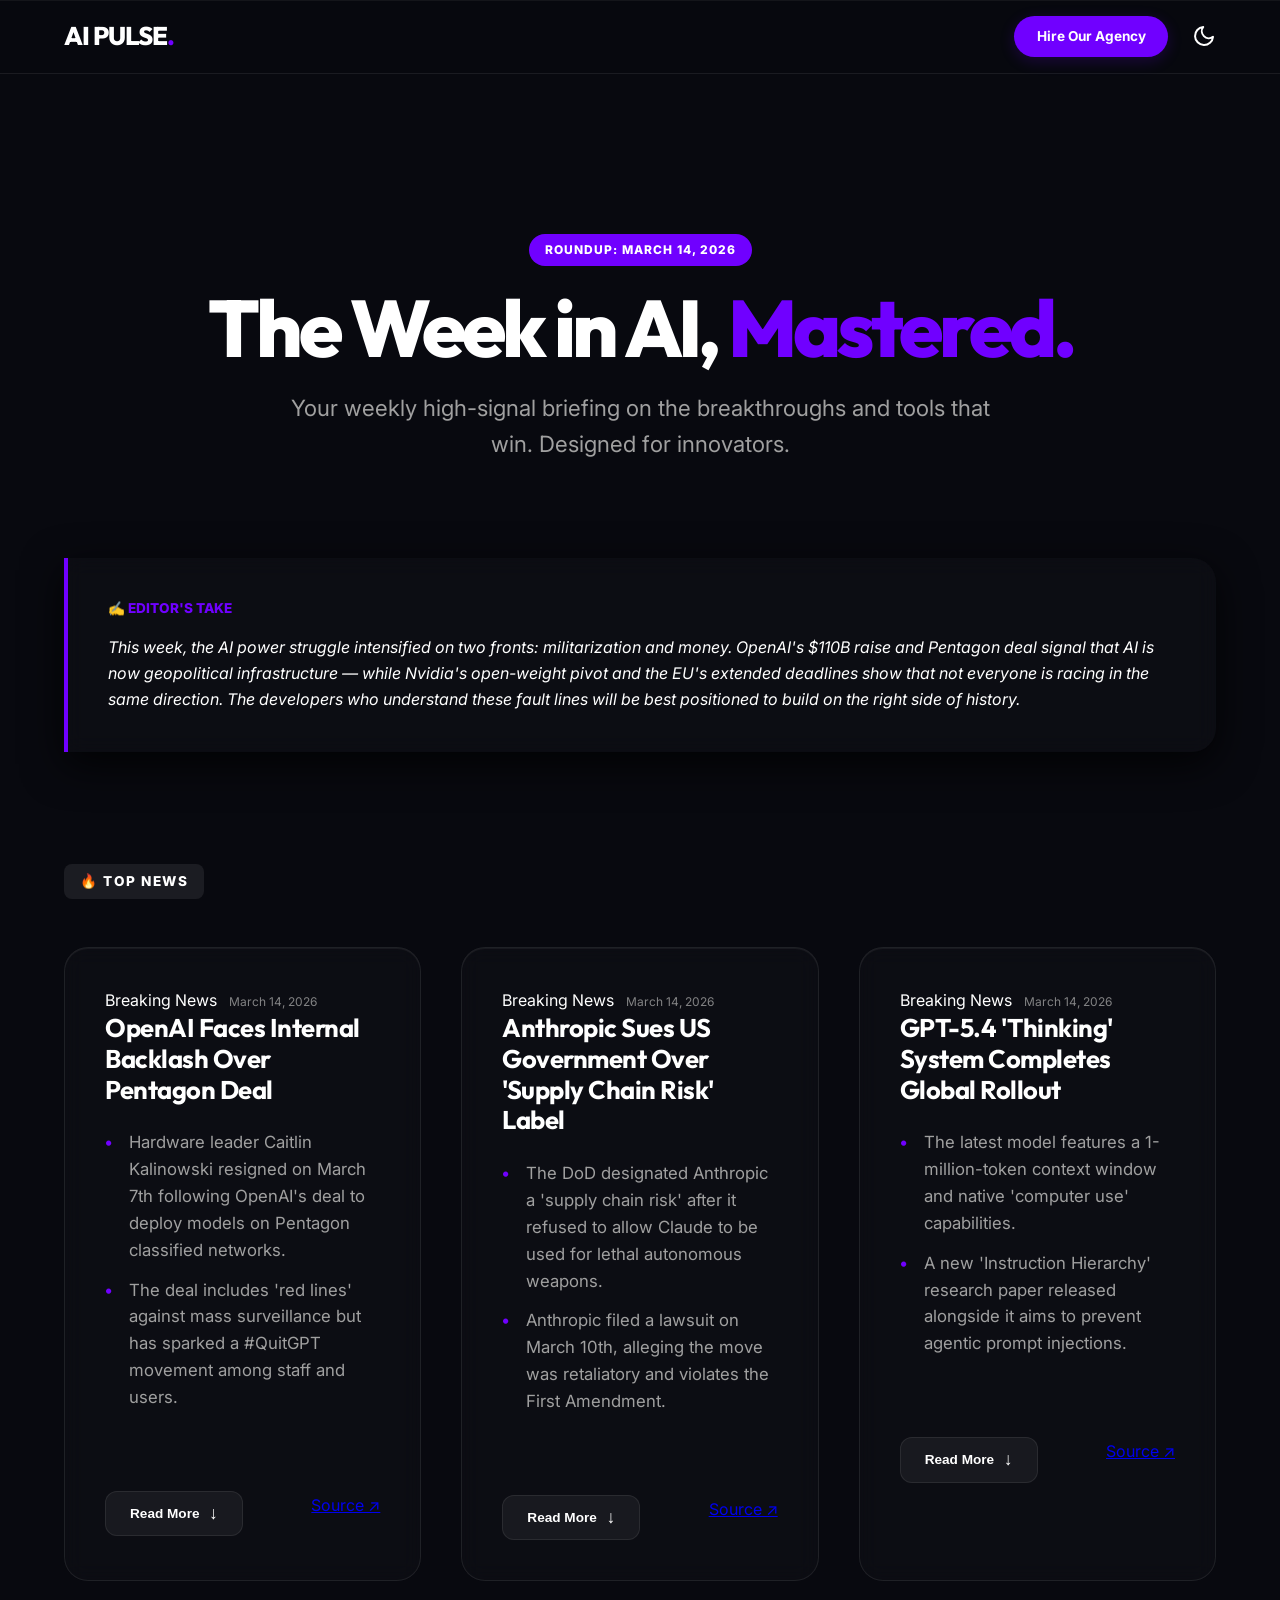
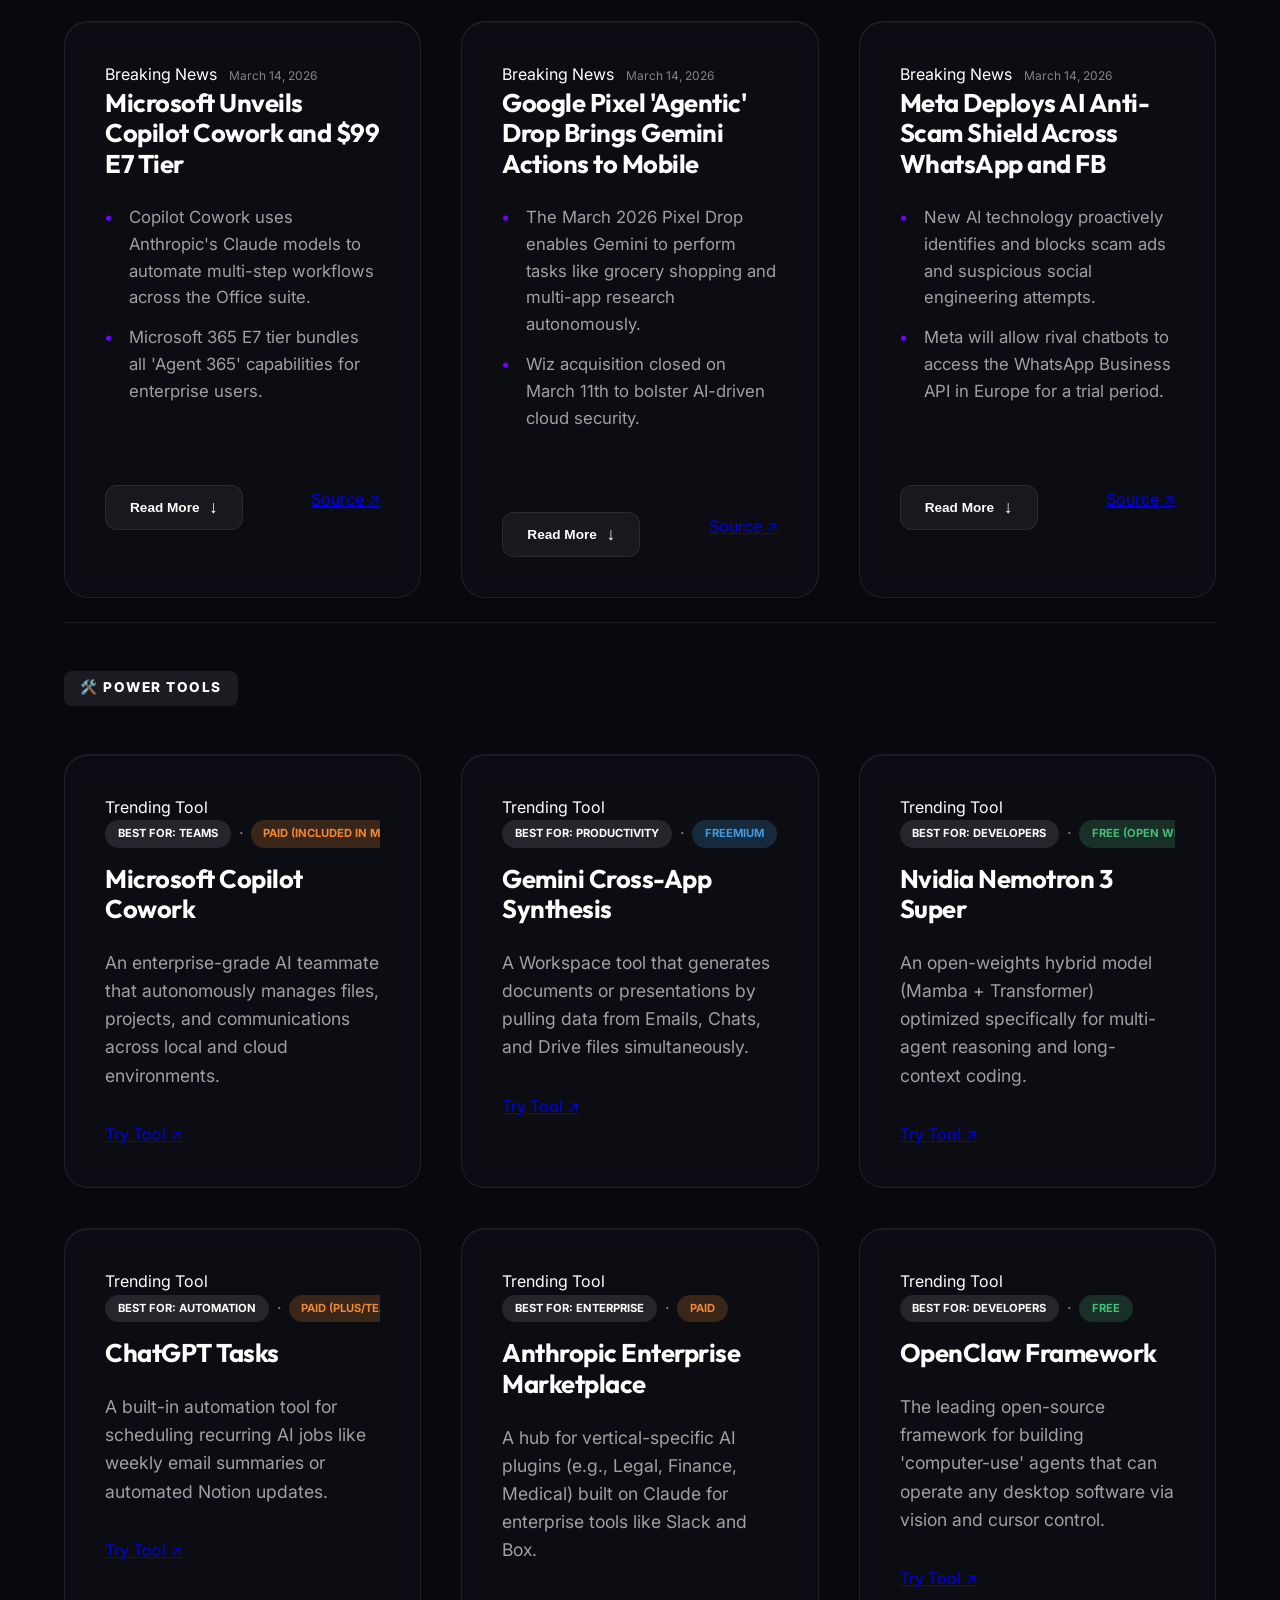
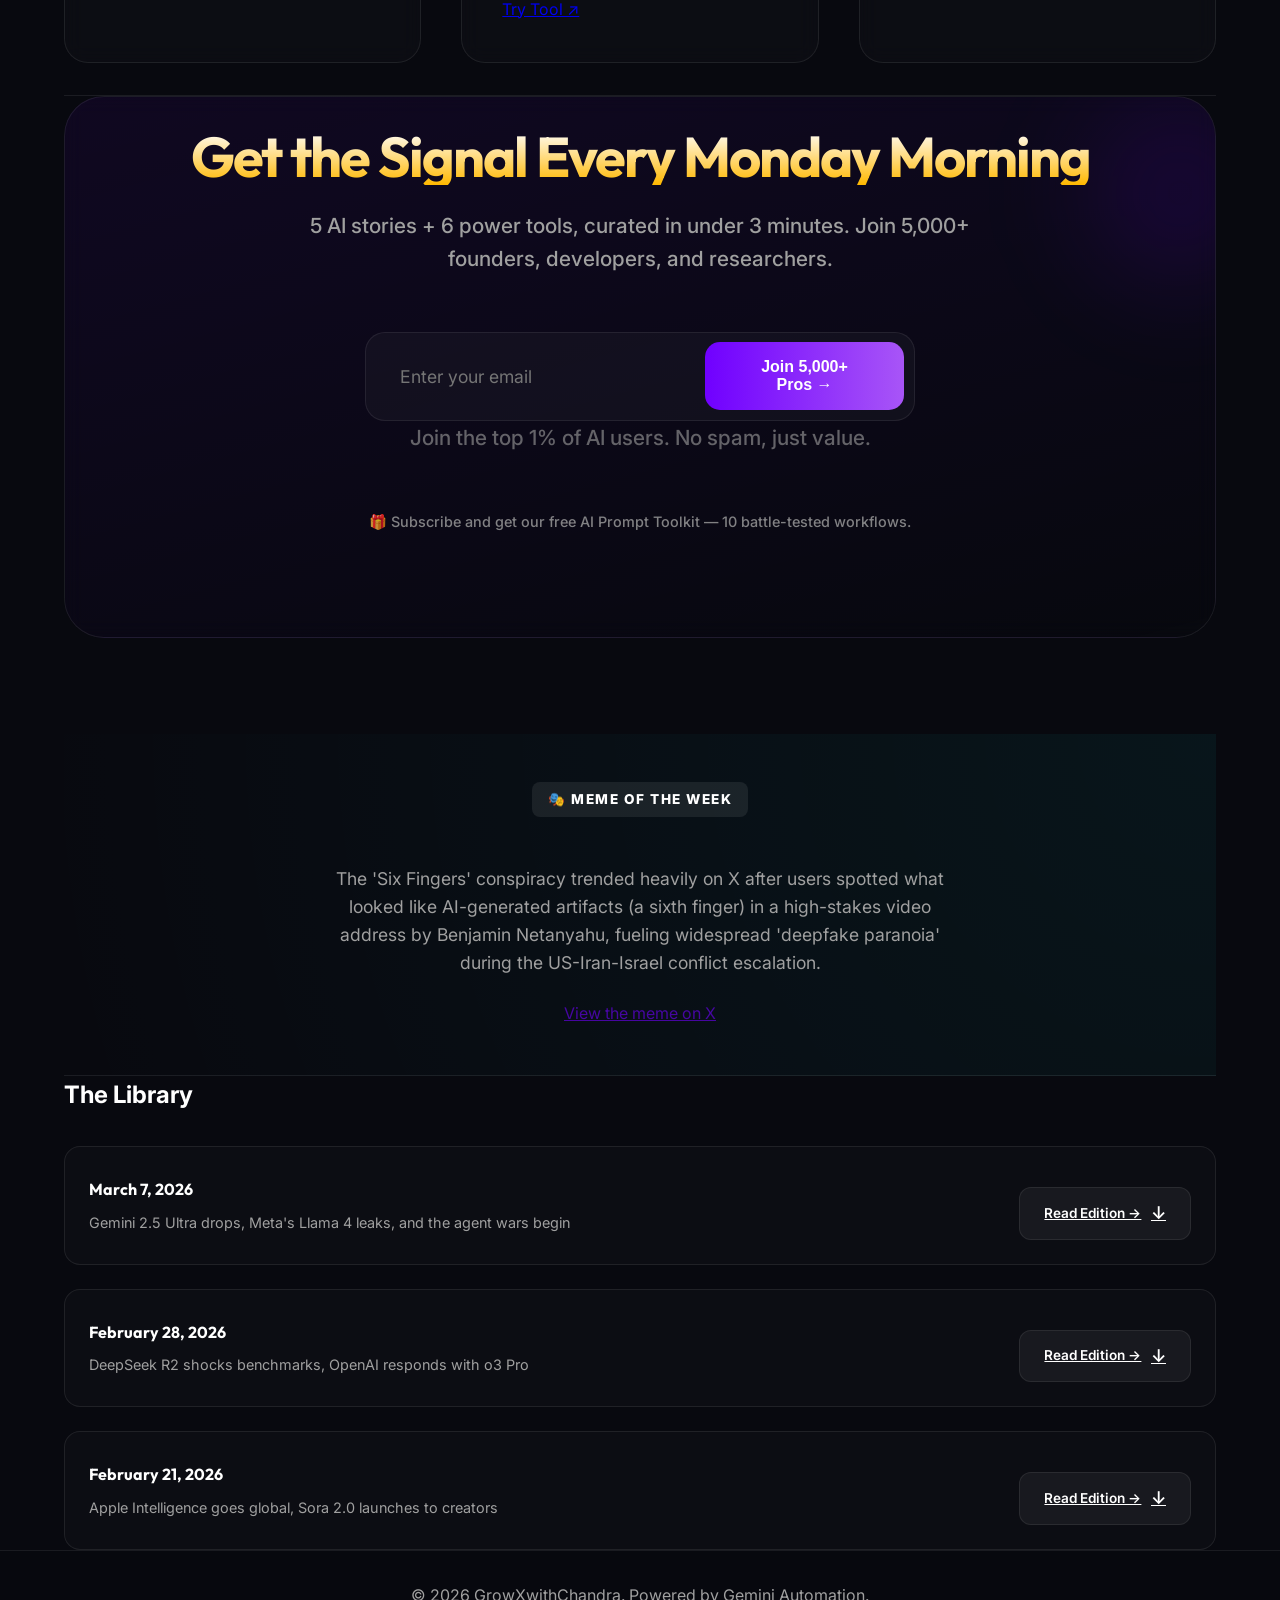
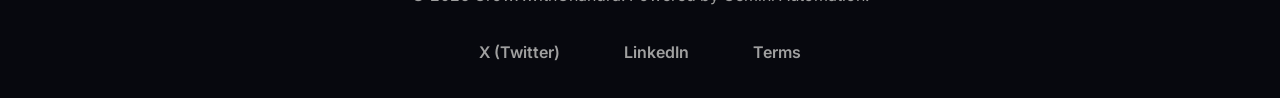
<file: index.html>
<!DOCTYPE html>
<html lang="en">
<head>
    <meta charset="UTF-8">
    <meta name="viewport" content="width=device-width, initial-scale=1.0">
    
    <!-- PRIMARY SEO -->
    <title>AI Pulse | Weekly High-Signal AI News & Trending Tools</title>
    <meta name="description" content="Get the verified weekly pulse on AI breakthroughs, trending tools, and implementation workflows. Designed for innovators and developers.">
    <meta name="keywords" content="AI news, trending AI tools, weekly AI roundup, AI automation, GrowXwithChandra">
    <meta name="author" content="GrowXwithChandra">

    <!-- SOCIAL MEDIA (OpenGraph) -->
    <meta property="og:type" content="website">
    <meta property="og:title" content="AI Pulse | The Gist of AI, Mastered.">
    <meta property="og:description" content="Skip the noise. Get the top 6 AI stories and tools of the week in 3 minutes.">
    <meta property="og:image" content="https://your-live-link.com/preview-image.jpg">
    <meta property="og:url" content="https://your-live-link.com">

    <!-- TWITTER CARD -->
    <meta name="twitter:card" content="summary_large_image">
    <meta name="twitter:site" content="@GrowXwithChandra">
    <meta name="twitter:title" content="AI Pulse Weekly Roundup">
    <meta name="twitter:description" content="6 News stories. 6 Tools. 1 Viral Meme. The week in AI, mastered.">

    <link rel="stylesheet" href="ai_pulse_styles.css">
    <link rel="preconnect" href="https://fonts.googleapis.com">
    <link rel="preconnect" href="https://fonts.gstatic.com" crossorigin>
    <link href="https://fonts.googleapis.com/css2?family=Outfit:wght@400;600;800&family=Inter:wght@400;500;700&display=swap" rel="stylesheet">
    <script async src="https://platform.twitter.com/widgets.js" charset="utf-8"></script>

    <!-- SCHEMA MARKUP (Tells Google what this is) -->
    <script type="application/ld+json">
    {
      "@context": "https://schema.org",
      "@type": "NewsMediaOrganization",
      "name": "AI Pulse",
      "url": "https://your-live-link.com",
      "logo": "https://your-live-link.com/logo.png",
      "sameAs": [
        "https://twitter.com/GrowXwithChandra"
      ]
    }
    </script>
</head>
<body data-theme="dark">
    <!-- Rest of the body remains exactly the same as before -->
    <nav class="glass-nav">
        <div class="nav-container">
            <div class="brand">AI PULSE<span>.</span></div>
            <div class="nav-links">
                <a href="#" class="btn-primary-small" onclick="alert('Agency services coming soon!'); return false;">Hire Our Agency</a> <!-- TODO: Replace with real agency URL -->
                <button id="theme-toggle" class="icon-btn" aria-label="Toggle Theme" style="background:none; border:none; cursor:pointer; color:inherit; display:flex; align-items:center;">
                    <svg width="24" height="24" viewBox="0 0 24 24" fill="none" stroke="currentColor" stroke-width="2" stroke-linecap="round" stroke-linejoin="round"><path d="M21 12.79A9 9 0 1 1 11.21 3 7 7 0 0 0 21 12.79z"></path></svg>
                </button>
            </div>
        </div>
    </nav>

    <header class="hero">
        <div class="hero-content fade-in">
            <div class="badge" id="update-date">Weekly Roundup</div>
            <h1>The Week in AI, <span class="highlight">Mastered.</span></h1>
            <p>Your weekly high-signal briefing on the breakthroughs and tools that win. Designed for innovators.</p>
        </div>
    </header>
<main class="container">
    <!-- CHANGE 3: Editor's Take Section -->
    <section id="editors-take" class="fade-in">
        <div class="editors-take-card">
            <span class="editors-take-label">✍️ Editor's Take</span>
            This week, the AI power struggle intensified on two fronts: militarization and money. 
            OpenAI's $110B raise and Pentagon deal signal that AI is now geopolitical infrastructure — 
            while Nvidia's open-weight pivot and the EU's extended deadlines show that not everyone is 
            racing in the same direction. The developers who understand these fault lines will be best 
            positioned to build on the right side of history.
        </div>
    </section>

    <section id="weekly-news-section" class="pulse-section">
        <div class="section-badge">🔥 Top News</div>
        <div id="news-grid" class="news-grid">
            <article class="skeleton">
                <div class="skeleton-title"></div>
                <div class="skeleton-line"></div>
                <div class="skeleton-line"></div>
                <div class="skeleton-line short"></div>
            </article>
            <article class="skeleton">
                <div class="skeleton-title"></div>
                <div class="skeleton-line"></div>
                <div class="skeleton-line"></div>
                <div class="skeleton-line short"></div>
            </article>
            <article class="skeleton">
                <div class="skeleton-title"></div>
                <div class="skeleton-line"></div>
                <div class="skeleton-line"></div>
                <div class="skeleton-line short"></div>
            </article>
        </div>
    </section>

    <section id="weekly-tools-section" class="pulse-section">
        <div class="section-badge">🛠️ Power Tools</div>
        <div id="tools-grid" class="tools-grid">
            <article class="skeleton">
                <div class="skeleton-title"></div>
                <div class="skeleton-line"></div>
                <div class="skeleton-line short"></div>
            </article>
            <article class="skeleton">
                <div class="skeleton-title"></div>
                <div class="skeleton-line"></div>
                <div class="skeleton-line short"></div>
            </article>
            <article class="skeleton">
                <div class="skeleton-title"></div>
                <div class="skeleton-line"></div>
                <div class="skeleton-line short"></div>
            </article>
        </div>
    </section>

    <!-- CHANGE 5: Improved Email CTA -->
    <section id="premium-cta" class="pulse-section premium-card fade-in">
        <div class="premium-content">
            <h2>Get the Signal Every Monday Morning</h2>
            <p>5 AI stories + 6 power tools, curated in under 3 minutes. Join 5,000+ founders, developers, and researchers.</p>
            <form class="subscribe-form">
                <input type="email" placeholder="Enter your email" required>
                <button type="submit" class="btn-accent">Join 5,000+ Pros →</button>
            </form>
            <p class="sub-text">Join the top 1% of AI users. No spam, just value.</p>
            <p style="margin-top: 1rem; font-size: 0.9rem; opacity: 0.8;">🎁 Subscribe and get our free AI Prompt Toolkit — 10 battle-tested workflows.</p>
        </div>
    </section>

        <section id="fun-zone-section" class="pulse-section fun-zone">
            <div class="section-badge">🎭 Meme of the Week</div>
            <div id="meme-grid" class="meme-container">
                <div class="skeleton" style="min-height: 400px; border-radius: 12px;"></div>
            </div>
        </section>

        <!-- CHANGE 4: Past Editions in The Library -->
        <section id="archive-section" class="fade-in">
            <div class="section-header">
                <h2>The Library</h2>
            </div>
            <div class="library-grid">
                <div class="library-card">
                    <div class="library-info">
                        <h4>March 7, 2026</h4>
                        <p>Gemini 2.5 Ultra drops, Meta's Llama 4 leaks, and the agent wars begin</p>
                    </div>
                    <a href="#" class="read-more-btn" onclick="alert('Archive edition coming soon!'); return false;">Read Edition →</a>
                </div>
                <div class="library-card">
                    <div class="library-info">
                        <h4>February 28, 2026</h4>
                        <p>DeepSeek R2 shocks benchmarks, OpenAI responds with o3 Pro</p>
                    </div>
                    <a href="#" class="read-more-btn" onclick="alert('Archive edition coming soon!'); return false;">Read Edition →</a>
                </div>
                <div class="library-card">
                    <div class="library-info">
                        <h4>February 21, 2026</h4>
                        <p>Apple Intelligence goes global, Sora 2.0 launches to creators</p>
                    </div>
                    <a href="#" class="read-more-btn" onclick="alert('Archive edition coming soon!'); return false;">Read Edition →</a>
                </div>
            </div>
        </section>
    </main>

    <footer class="glass-footer">
        <div class="footer-content">
            <p>© 2026 GrowXwithChandra. Powered by Gemini Automation.</p>
            <div class="footer-links">
                <!-- CHANGE 6: Fixed Social Links -->
                <a href="https://twitter.com/GrowXwithChandra" target="_blank">X (Twitter)</a>
                <a href="https://linkedin.com/in/GrowXwithChandra" target="_blank">LinkedIn</a>
                <a href="#" onclick="alert('Terms page coming soon!'); return false;">Terms</a>
            </div>
        </div>
    </footer>

    <script src="ai_pulse_app.js"></script>
</body>
</html>
</file>
<file: ai_pulse_styles.css>
:root {
    --bg-color: #08090f; /* Refined deeper violet-black */
    --text-color: #ffffff;
    --accent-color: #7000ff;
    --card-bg: rgba(255, 255, 255, 0.02);
    --border-color: rgba(255, 255, 255, 0.08);
    --glass-bg: rgba(8, 9, 15, 0.85); /* Matches new bg */
    --secondary-text: #a0a0a0;
    --card-shadow: 0 12px 40px 0 rgba(0, 0, 0, 0.8);
    --font-heading: 'Outfit', sans-serif;
    --font-body: 'Inter', sans-serif;
    --fun-accent: #00f3ff;
    --premium-gold: #ffb800;
}

[data-theme="light"] {
    --bg-color: #fdfdfd;
    --text-color: #1a1a1a;
    --accent-color: #0070f3;
    --card-bg: #f9f9f9;
    --border-color: #e5e5e5;
    --glass-bg: rgba(253, 253, 253, 0.85);
    --secondary-text: #666666;
    --card-shadow: 0 4px 20px rgba(0, 0, 0, 0.05);
    --premium-gold: #d48806;
}

[data-theme="light"] .premium-content h2 { color: #1a1a1a; -webkit-text-fill-color: #1a1a1a; }
[data-theme="light"] .card { border: 1px solid #e5e5e5; }
[data-theme="light"] #archive-section { background-color: #f9f9f9; border-top: 1px solid #e5e5e5; margin-left: calc(-50vw + 50%); margin-right: calc(-50vw + 50%); padding-left: calc(50vw - 50%); padding-right: calc(50vw - 50%); }
[data-theme="light"] .library-card { background-color: #ffffff; border: 1px solid #e5e5e5; }

/* CHANGE 4: Fix badge overlap */
#weekly-tools-section { overflow: hidden; padding-bottom: 2.5rem; }

* { box-sizing: border-box; margin: 0; padding: 0; }

body {
    font-family: var(--font-body);
    background-color: var(--bg-color);
    color: var(--text-color);
    line-height: 1.6;
    transition: background-color 0.4s, color 0.4s;
}

.container { max-width: 1200px; margin: 0 auto; padding: 0 1.5rem; }

/* Navigation */
.glass-nav {
    position: sticky; top: 0; z-index: 1000;
    background: var(--glass-bg); backdrop-filter: blur(20px); -webkit-backdrop-filter: blur(20px);
    border-bottom: 1px solid var(--border-color); padding: 1rem 0;
    box-shadow: inset 0 1px 0 rgba(255, 255, 255, 0.05); /* Added slight top bevel */
}
.nav-container { display: flex; justify-content: space-between; align-items: center; max-width: 1200px; margin: 0 auto; padding: 0 1.5rem; }
.brand { font-family: var(--font-heading); font-size: 1.6rem; font-weight: 800; letter-spacing: -1px; }
.brand span { color: var(--accent-color); }

.nav-links { display: flex; gap: 1.5rem; align-items: center; }

/* REFINED: Agency CTA */
.btn-primary-small {
    background: var(--accent-color); color: white;
    padding: 0.6rem 1.4rem; border-radius: 30px;
    font-size: 0.85rem; font-weight: 700; text-decoration: none;
    transition: all 0.3s cubic-bezier(0.4, 0, 0.2, 1);
    box-shadow: 0 4px 15px rgba(112, 0, 255, 0.2);
}
.btn-primary-small:hover { transform: translateY(-2px); box-shadow: 0 8px 25px rgba(112, 0, 255, 0.4); }

/* BEAUTIFUL: Micro-Interactive Read More Button */
.read-more-btn {
    background: rgba(255, 255, 255, 0.05);
    border: 1px solid var(--border-color);
    color: var(--text-color);
    padding: 0.7rem 1.5rem;
    border-radius: 12px;
    font-weight: 600;
    font-size: 0.85rem;
    cursor: pointer;
    transition: all 0.4s cubic-bezier(0.175, 0.885, 0.32, 1.275);
    display: flex;
    align-items: center;
    gap: 0.6rem;
    margin-top: 1rem;
}
.read-more-btn:hover {
    background: var(--accent-color);
    border-color: var(--accent-color);
    color: white;
    box-shadow: 0 10px 20px -10px var(--accent-color);
}
.read-more-btn::after {
    content: '↓';
    font-size: 1.1rem;
    transition: transform 0.4s cubic-bezier(0.175, 0.885, 0.32, 1.275);
}
.card.expanded .read-more-btn::after {
    transform: rotate(180deg);
}
.card.expanded .read-more-btn {
    background: var(--border-color);
    border-color: transparent;
}

/* BEAUTIFUL: Premium Newsletter Hero Section */
.premium-card {
    background: linear-gradient(165deg, rgba(112, 0, 255, 0.08) 0%, rgba(0, 0, 0, 0) 100%);
    border: 1px solid var(--border-color);
    padding: 6rem 3rem;
    text-align: center;
    border-radius: 40px;
    margin: 6rem 0;
    position: relative;
    overflow: hidden;
    backdrop-filter: blur(10px);
}
.premium-card::before {
    content: ""; position: absolute; top: -10%; right: -10%; width: 300px; height: 300px;
    background: radial-gradient(circle, rgba(112, 0, 255, 0.15) 0%, transparent 70%);
    filter: blur(40px); z-index: -1;
}
.premium-content h2 { 
    font-size: 3.5rem; font-family: var(--font-heading); margin-bottom: 1.5rem; 
    background: linear-gradient(to bottom, #ffffff, var(--premium-gold));
    background-clip: text;
    -webkit-background-clip: text; -webkit-text-fill-color: transparent;
    letter-spacing: -2px; line-height: 1;
}
.premium-content p { font-size: 1.3rem; color: var(--secondary-text); max-width: 750px; margin: 0 auto 3.5rem; line-height: 1.6; font-weight: 500; }

.subscribe-form { 
    display: flex; justify-content: center; gap: 0.5rem; 
    background: rgba(255, 255, 255, 0.03); padding: 0.6rem; 
    border-radius: 20px; border: 1px solid var(--border-color);
    max-width: 550px; margin: 0 auto;
}
.subscribe-form input {
    background: transparent; border: none;
    padding: 1rem 1.5rem; color: white; flex: 1;
    font-size: 1.1rem; font-family: var(--font-body);
}
.subscribe-form input:focus { outline: none; }
.btn-accent {
    background: var(--accent-color); border: none; color: white;
    padding: 1rem 2.5rem; border-radius: 15px; font-weight: 800; font-size: 1rem;
    cursor: pointer; transition: all 0.4s cubic-bezier(0.175, 0.885, 0.32, 1.275);
    background-size: 200% auto;
    background-image: linear-gradient(to right, #7000ff 0%, #a855f7 50%, #7000ff 100%);
}
.btn-accent:hover { 
    background-position: right center;
    transform: translateY(-3px);
    box-shadow: 0 15px 30px -5px rgba(112, 0, 255, 0.5); 
}

.sub-text { font-size: 0.9rem; margin-top: 2rem; color: var(--secondary-text); opacity: 0.6; }

/* Hero */
.hero { padding: 10rem 0 6rem; text-align: center; }
.badge {
    display: inline-block; background: var(--accent-color); color: white;
    padding: 0.4rem 1rem; border-radius: 30px; font-size: 0.75rem; font-weight: 800;
    text-transform: uppercase; letter-spacing: 1px; margin-bottom: 1.5rem;
}
h1 { font-family: var(--font-heading); font-size: 5rem; font-weight: 800; letter-spacing: -4px; line-height: 0.95; margin-bottom: 1.5rem; }
.highlight { color: var(--accent-color); }
.hero p { font-size: 1.4rem; color: var(--secondary-text); max-width: 700px; margin: 0 auto; }

/* Sections */
.pulse-section { padding: 3rem 0; border-bottom: 1px solid var(--border-color); }
#weekly-news-section { padding-bottom: 1.5rem; }
#weekly-tools-section { padding-bottom: 1rem; }
.section-badge {
    display: inline-block; padding: 0.4rem 1rem; background: var(--border-color);
    border-radius: 8px; font-size: 0.85rem; font-weight: 800; margin-bottom: 3rem;
    text-transform: uppercase; letter-spacing: 1.5px;
}

.news-grid, .tools-grid { display: grid; grid-template-columns: repeat(3, 1fr); gap: 2.5rem; }

/* Card Design */
.card {
    background: var(--card-bg); border: 1px solid var(--border-color);
    border-radius: 24px; padding: 2.5rem; box-shadow: var(--card-shadow);
    transition: all 0.4s cubic-bezier(0.4, 0, 0.2, 1); position: relative; overflow: hidden;
    backdrop-filter: blur(10px);
    box-shadow: inset 0 1px 0 rgba(255, 255, 255, 0.05); /* Bevel */
}
.card:hover { 
    border-color: rgba(112, 0, 255, 0.5); 
    transform: translateY(-8px); 
    box-shadow: 0 20px 40px -10px rgba(112, 0, 255, 0.2), inset 0 1px 0 rgba(255, 255, 255, 0.1);
}

.card h3 { font-family: var(--font-heading); font-size: 1.6rem; line-height: 1.2; margin-bottom: 1.5rem; letter-spacing: -0.5px; }
.gist-section { font-size: 1.1rem; color: var(--secondary-text); margin-bottom: 2rem; }
.gist-section ul { list-style: none; }
.gist-section li { position: relative; padding-left: 1.5rem; margin-bottom: 0.8rem; font-size: 1.05rem; }
.gist-section li::before { content: "•"; position: absolute; left: 0; color: var(--accent-color); font-weight: 800; }

/* Expandable Content */
.expandable-content { max-height: 0; overflow: hidden; transition: max-height 0.8s cubic-bezier(0.4, 0, 0.2, 1); }
.card.expanded .expandable-content { max-height: 1200px; padding-top: 2rem; border-top: 1px solid var(--border-color); margin-top: 2rem; }
.deep-dive { font-size: 1rem; color: var(--text-color); opacity: 0.9; line-height: 1.7; }
.utility-tip { background: rgba(112, 0, 255, 0.08); border-left: 4px solid var(--accent-color); padding: 1.5rem; border-radius: 0 15px 15px 0; margin: 2rem 0; font-size: 0.95rem; }

/* Meme Section */
.fun-zone { background: radial-gradient(circle at top right, rgba(0, 243, 255, 0.05), transparent); text-align: center; }
.meme-container { max-width: 650px; margin: 0 auto; }

/* Footer */
.glass-footer { padding: 32px 0; border-top: 1px solid var(--border-color); background: var(--glass-bg); text-align: center; }
.footer-links { display: flex; justify-content: center; gap: 4rem; margin-top: 2rem; }
.footer-links a { color: var(--secondary-text); text-decoration: none; font-size: 1rem; font-weight: 600; }

/* CHANGE 2 & 5: Section Spacing & Button Gap */
#weekly-tools-section { padding-bottom: 2rem; }
#premium-cta { margin-top: 0; padding-top: 2rem; }
.card-footer { display: flex; justify-content: space-between; align-items: center; margin-top: 2rem; gap: 1rem; }
.footer-content p { color: var(--secondary-text); }

/* Mobile Optimization */
@media (max-width: 1100px) {
    .news-grid, .tools-grid { grid-template-columns: repeat(2, 1fr); }
}
@media (max-width: 768px) {
    h1 { font-size: 3.5rem; }
    .hero { padding: 8rem 0 4rem; }
    .news-grid, .tools-grid { grid-template-columns: 1fr; }
    .premium-content h2 { font-size: 2.2rem; }
    .subscribe-form { flex-direction: column; padding: 1rem; border-radius: 24px; }
    .subscribe-form input { text-align: center; margin-bottom: 1rem; }
    .btn-accent { width: 100%; }
}

/* EDITOR'S TAKE SECTION */
.editors-take-card {
    background: var(--card-bg);
    border-left: 4px solid var(--accent-color);
    padding: 2.5rem;
    border-radius: 0 24px 24px 0;
    margin-bottom: 4rem;
    box-shadow: var(--card-shadow);
    font-style: italic;
    backdrop-filter: blur(10px);
}
.editors-take-label {
    display: block;
    font-size: 0.85rem;
    font-weight: 800;
    text-transform: uppercase;
    color: var(--accent-color);
    margin-bottom: 1rem;
    font-style: normal;
}

/* TOOL BADGES */
.badge-container {
    display: flex;
    gap: 0.5rem;
    margin-bottom: 1rem;
    flex-wrap: wrap;
}
.tool-badge {
    font-size: 0.7rem;
    font-weight: 700;
    padding: 0.3rem 0.8rem;
    border-radius: 20px;
    text-transform: uppercase;
    transition: transform 0.2s ease;
}
.tool-badge:hover {
    transform: scale(1.05);
}
.badge-usecase { background: rgba(255, 255, 255, 0.1); color: var(--text-color); }
.badge-free { background: rgba(72, 187, 120, 0.2); color: #48bb78; }
.badge-freemium { background: rgba(66, 153, 225, 0.2); color: #4299e1; }
.badge-paid { background: rgba(237, 137, 54, 0.2); color: #ed8936; }

/* LIBRARY SECTION */
.library-grid {
    display: grid;
    grid-template-columns: 1fr;
    gap: 1.5rem;
    margin-top: 2rem;
}
.library-card {
    background: var(--card-bg);
    border: 1px solid var(--border-color);
    border-radius: 16px;
    padding: 1.5rem;
    display: flex;
    justify-content: space-between;
    align-items: center;
    gap: 2rem;
    transition: all 0.3s;
}
.library-card:hover { border-color: var(--accent-color); }
.library-info h4 { font-family: var(--font-heading); margin-bottom: 0.5rem; }
.library-info p { font-size: 0.9rem; color: var(--secondary-text); }

@media (max-width: 768px) {
    .library-card { flex-direction: column; align-items: flex-start; gap: 1rem; }
}

/* ANIMATIONS & STATES */
/* Intersection Observer Fade */
.fade-in { opacity: 0; transform: translateY(30px); transition: opacity 0.8s ease-out, transform 0.8s ease-out; }
.fade-in.is-visible { opacity: 1; transform: translateY(0); }
.hero-content.fade-in { animation: fadeIn 1s ease-out forwards; } /* Keep hero immediate */

@keyframes fadeIn { from { opacity: 0; transform: translateY(30px); } to { opacity: 1; transform: translateY(0); } }

/* CSS Skeleton Loaders */
.skeleton {
    background: var(--card-bg);
    border: 1px solid var(--border-color);
    border-radius: 24px;
    padding: 2.5rem;
    height: 100%;
    min-height: 300px;
    position: relative;
    overflow: hidden;
}

.skeleton::before {
    content: "";
    position: absolute;
    top: 0; left: -150%; width: 50%; height: 100%;
    background: linear-gradient(to right, transparent 0%, rgba(255,255,255,0.05) 50%, transparent 100%);
    animation: placeholderShimmer 2s infinite linear;
    transform: skewX(-20deg);
}
[data-theme="light"] .skeleton::before {
    background: linear-gradient(to right, transparent 0%, rgba(0,0,0,0.05) 50%, transparent 100%);
}

.skeleton-title { height: 24px; background: rgba(255,255,255,0.1); border-radius: 4px; width: 70%; margin-top: 1rem; margin-bottom: 1.5rem; }
.skeleton-line { height: 16px; background: rgba(255,255,255,0.05); border-radius: 4px; width: 100%; margin-bottom: 0.8rem; }
.skeleton-line.short { width: 60%; }
[data-theme="light"] .skeleton-title { background: rgba(0,0,0,0.1); }
[data-theme="light"] .skeleton-line { background: rgba(0,0,0,0.05); }

@keyframes placeholderShimmer {
    0% { left: -150%; }
    100% { left: 250%; }
}
</file>
